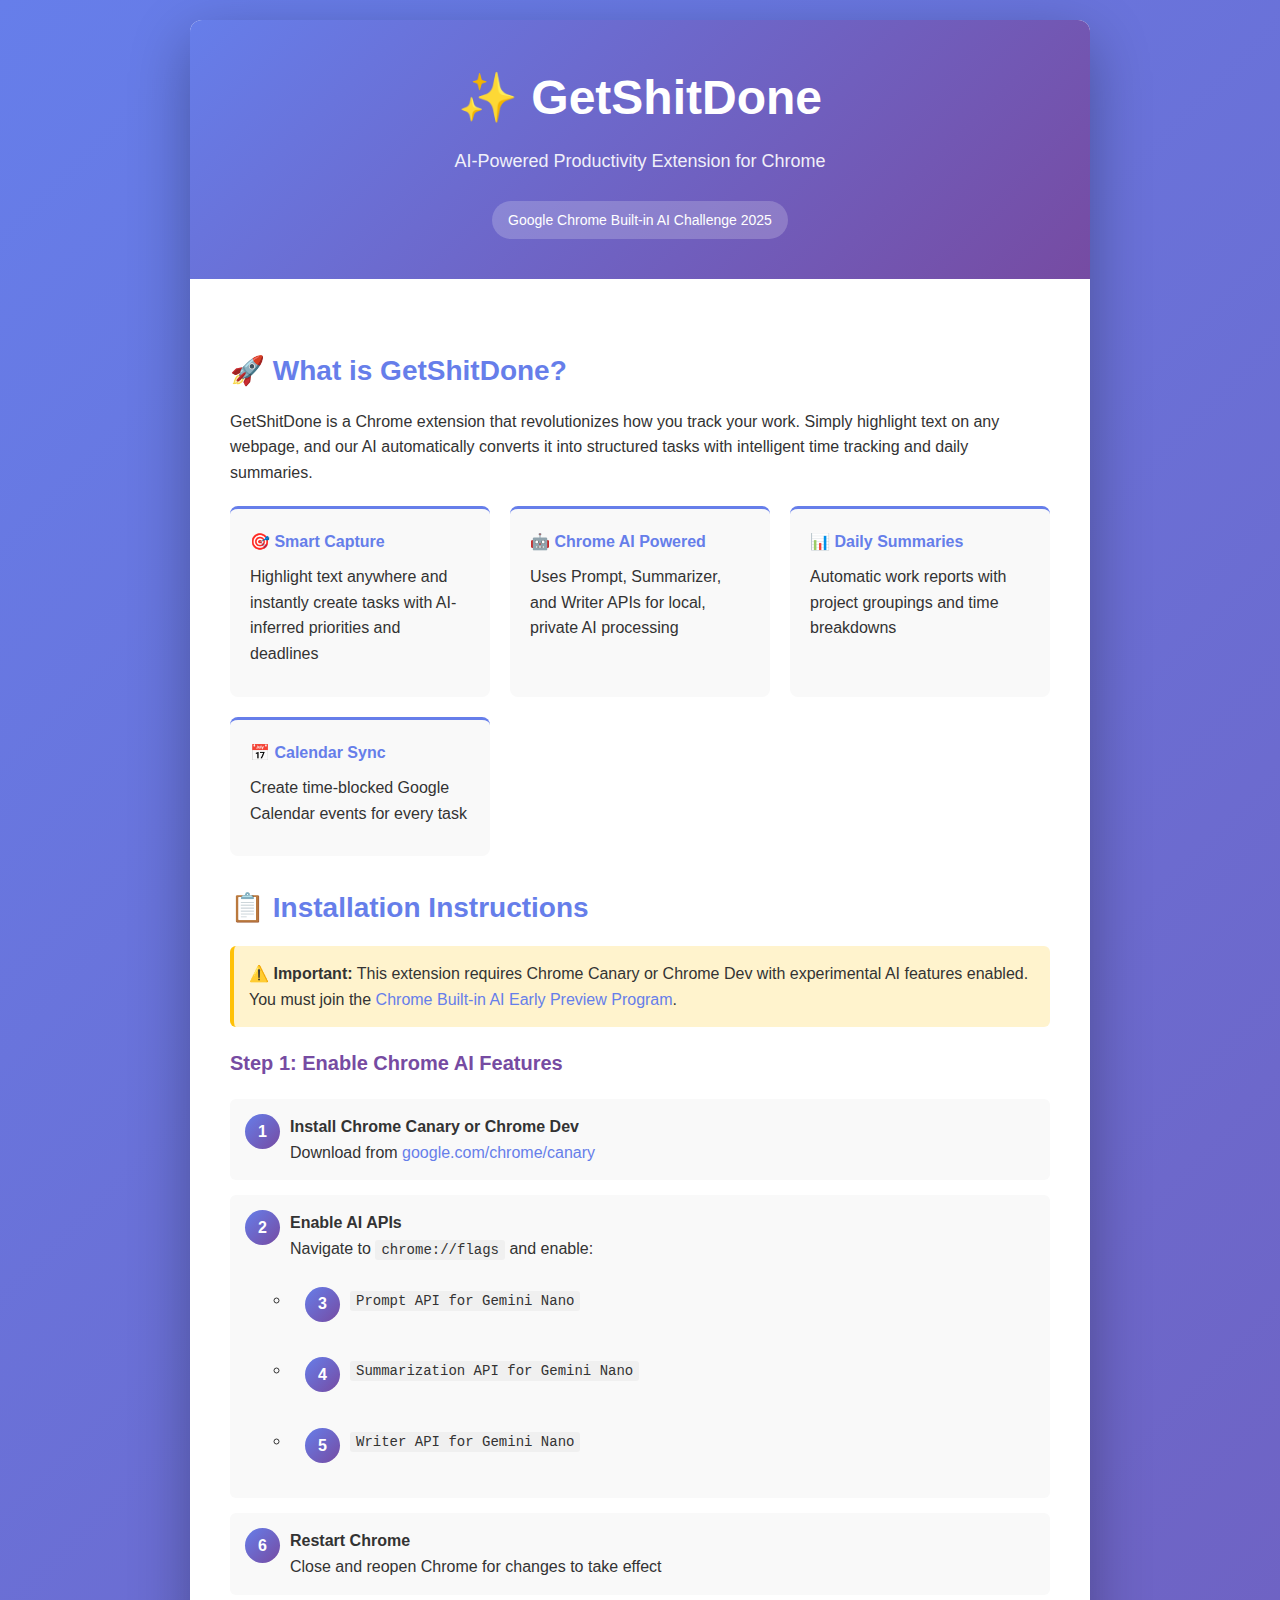
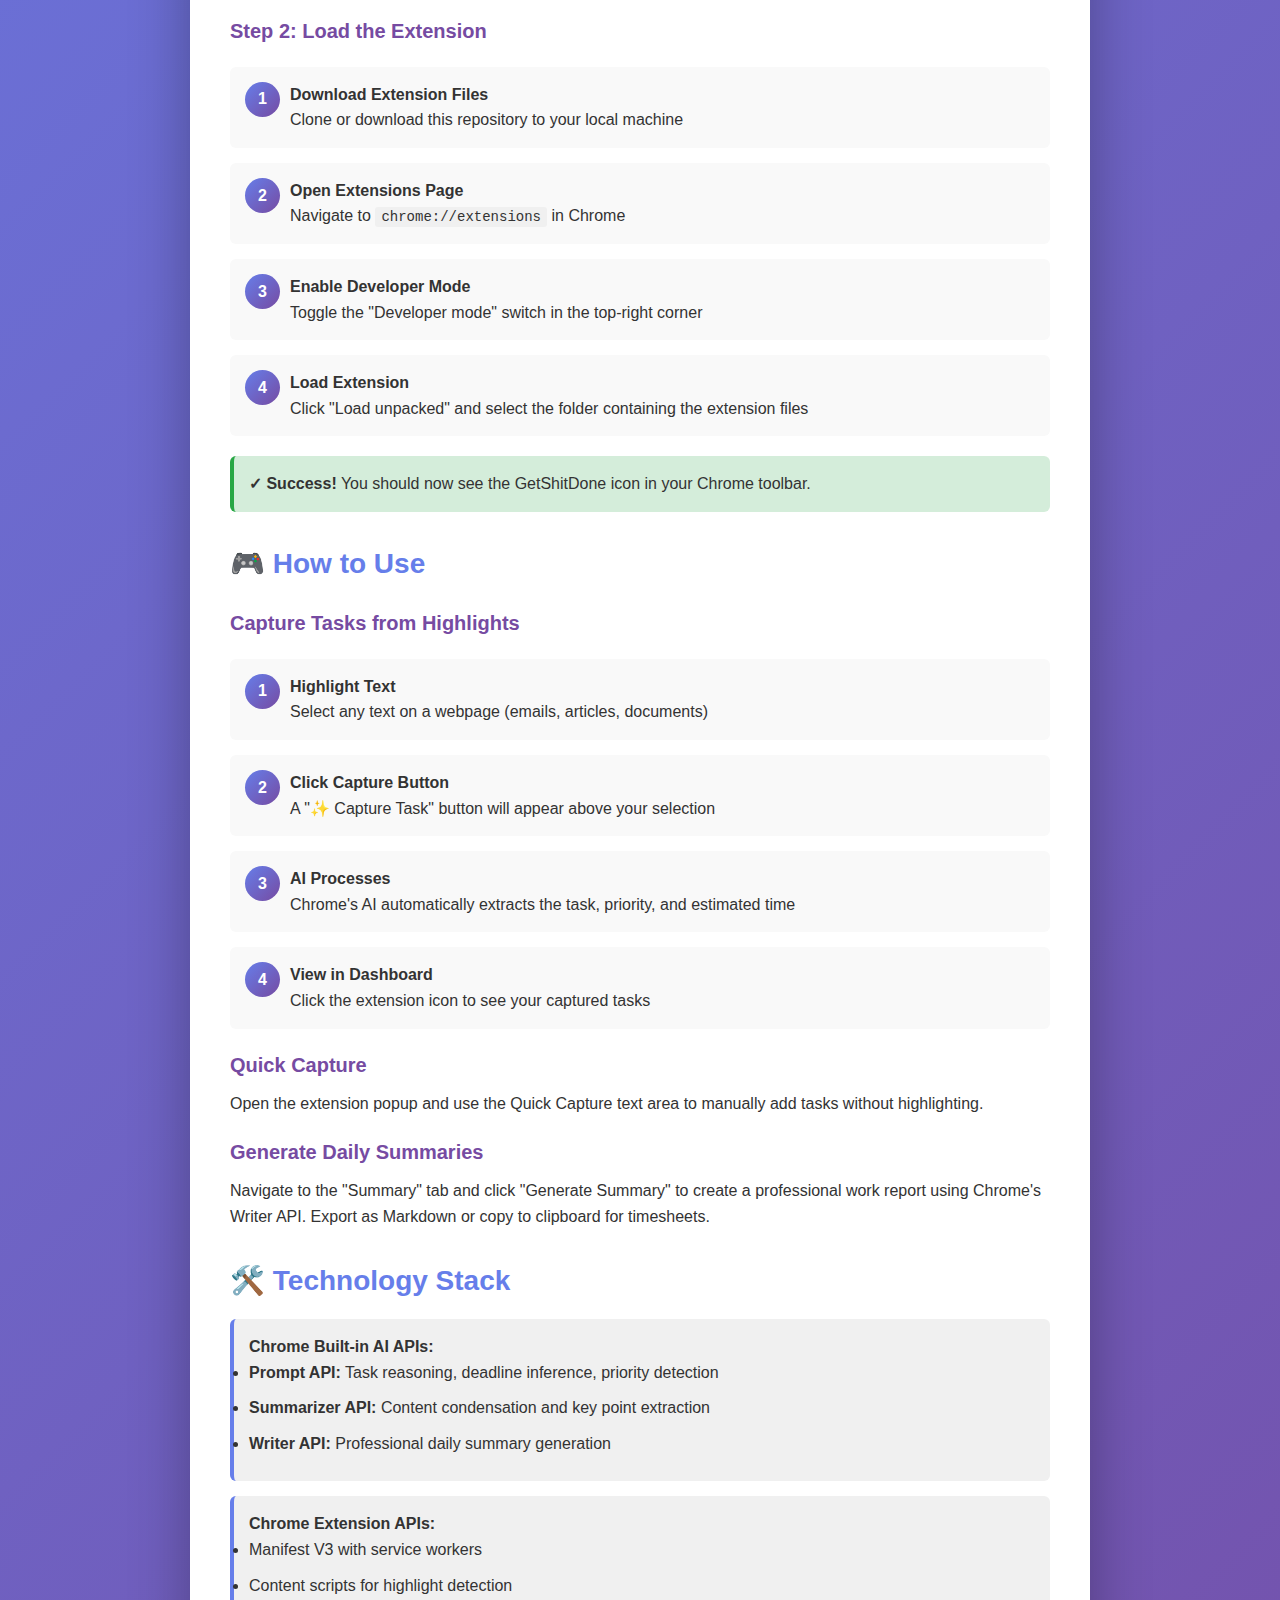
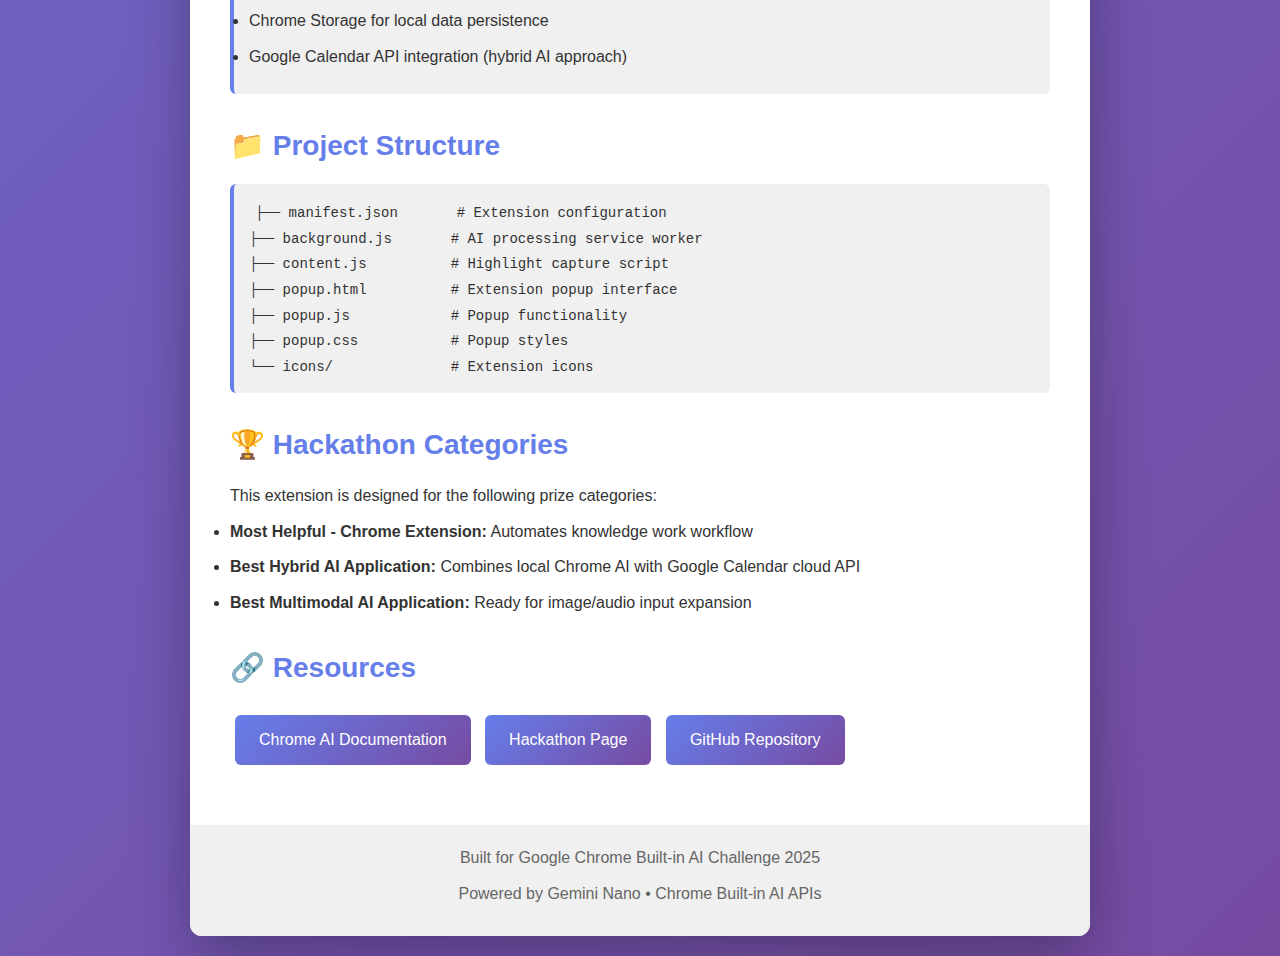
<file: index.html>
<!DOCTYPE html>
<html lang="en">
<head>
  <meta charset="UTF-8">
  <meta name="viewport" content="width=device-width, initial-scale=1.0">
  <title>GetShitDone - Chrome AI Extension</title>
  <style>
    * {
      margin: 0;
      padding: 0;
      box-sizing: border-box;
    }

    body {
      font-family: -apple-system, BlinkMacSystemFont, 'Segoe UI', Roboto, Oxygen, Ubuntu, Cantarell, sans-serif;
      line-height: 1.6;
      color: #333;
      background: linear-gradient(135deg, #667eea 0%, #764ba2 100%);
      min-height: 100vh;
      padding: 20px;
    }

    .container {
      max-width: 900px;
      margin: 0 auto;
      background: white;
      border-radius: 12px;
      box-shadow: 0 20px 60px rgba(0, 0, 0, 0.3);
      overflow: hidden;
    }

    header {
      background: linear-gradient(135deg, #667eea 0%, #764ba2 100%);
      color: white;
      padding: 40px;
      text-align: center;
    }

    header h1 {
      font-size: 48px;
      margin-bottom: 10px;
    }

    header p {
      font-size: 18px;
      opacity: 0.9;
    }

    .badge {
      display: inline-block;
      background: rgba(255, 255, 255, 0.2);
      padding: 8px 16px;
      border-radius: 20px;
      font-size: 14px;
      margin-top: 15px;
    }

    .content {
      padding: 40px;
    }

    h2 {
      color: #667eea;
      margin: 30px 0 15px 0;
      font-size: 28px;
    }

    h3 {
      color: #764ba2;
      margin: 20px 0 10px 0;
      font-size: 20px;
    }

    p, li {
      margin-bottom: 10px;
    }

    .highlight {
      background: #f0f0f0;
      padding: 15px;
      border-radius: 6px;
      margin: 15px 0;
      border-left: 4px solid #667eea;
    }

    .steps {
      counter-reset: step;
      list-style: none;
      margin: 20px 0;
    }

    .steps li {
      counter-increment: step;
      padding: 15px 15px 15px 60px;
      position: relative;
      margin-bottom: 15px;
      background: #f9f9f9;
      border-radius: 6px;
    }

    .steps li::before {
      content: counter(step);
      position: absolute;
      left: 15px;
      top: 15px;
      background: linear-gradient(135deg, #667eea 0%, #764ba2 100%);
      color: white;
      width: 35px;
      height: 35px;
      border-radius: 50%;
      display: flex;
      align-items: center;
      justify-content: center;
      font-weight: bold;
    }

    .features {
      display: grid;
      grid-template-columns: repeat(auto-fit, minmax(250px, 1fr));
      gap: 20px;
      margin: 20px 0;
    }

    .feature {
      background: #f9f9f9;
      padding: 20px;
      border-radius: 8px;
      border-top: 3px solid #667eea;
    }

    .feature h4 {
      color: #667eea;
      margin-bottom: 10px;
    }

    code {
      background: #f0f0f0;
      padding: 2px 6px;
      border-radius: 3px;
      font-family: 'Courier New', monospace;
      font-size: 14px;
    }

    .warning {
      background: #fff3cd;
      border-left: 4px solid #ffc107;
      padding: 15px;
      border-radius: 6px;
      margin: 15px 0;
    }

    .success {
      background: #d4edda;
      border-left: 4px solid #28a745;
      padding: 15px;
      border-radius: 6px;
      margin: 15px 0;
    }

    a {
      color: #667eea;
      text-decoration: none;
    }

    a:hover {
      text-decoration: underline;
    }

    .btn {
      display: inline-block;
      background: linear-gradient(135deg, #667eea 0%, #764ba2 100%);
      color: white;
      padding: 12px 24px;
      border-radius: 6px;
      text-decoration: none;
      font-weight: 500;
      margin: 10px 5px;
      transition: transform 0.2s;
    }

    .btn:hover {
      transform: translateY(-2px);
      text-decoration: none;
    }

    footer {
      background: #f0f0f0;
      padding: 20px 40px;
      text-align: center;
      color: #666;
    }
  </style>
</head>
<body>
  <div class="container">
    <header>
      <h1>✨ GetShitDone</h1>
      <p>AI-Powered Productivity Extension for Chrome</p>
      <div class="badge">Google Chrome Built-in AI Challenge 2025</div>
    </header>

    <div class="content">
      <h2>🚀 What is GetShitDone?</h2>
      <p>
        GetShitDone is a Chrome extension that revolutionizes how you track your work. Simply highlight text on any webpage,
        and our AI automatically converts it into structured tasks with intelligent time tracking and daily summaries.
      </p>

      <div class="features">
        <div class="feature">
          <h4>🎯 Smart Capture</h4>
          <p>Highlight text anywhere and instantly create tasks with AI-inferred priorities and deadlines</p>
        </div>
        <div class="feature">
          <h4>🤖 Chrome AI Powered</h4>
          <p>Uses Prompt, Summarizer, and Writer APIs for local, private AI processing</p>
        </div>
        <div class="feature">
          <h4>📊 Daily Summaries</h4>
          <p>Automatic work reports with project groupings and time breakdowns</p>
        </div>
        <div class="feature">
          <h4>📅 Calendar Sync</h4>
          <p>Create time-blocked Google Calendar events for every task</p>
        </div>
      </div>

      <h2>📋 Installation Instructions</h2>

      <div class="warning">
        <strong>⚠️ Important:</strong> This extension requires Chrome Canary or Chrome Dev with experimental AI features enabled.
        You must join the <a href="https://developer.chrome.com/docs/ai/join-epp" target="_blank">Chrome Built-in AI Early Preview Program</a>.
      </div>

      <h3>Step 1: Enable Chrome AI Features</h3>
      <ol class="steps">
        <li>
          <strong>Install Chrome Canary or Chrome Dev</strong><br>
          Download from <a href="https://www.google.com/chrome/canary/" target="_blank">google.com/chrome/canary</a>
        </li>
        <li>
          <strong>Enable AI APIs</strong><br>
          Navigate to <code>chrome://flags</code> and enable:
          <ul style="margin-top: 10px;">
            <li><code>Prompt API for Gemini Nano</code></li>
            <li><code>Summarization API for Gemini Nano</code></li>
            <li><code>Writer API for Gemini Nano</code></li>
          </ul>
        </li>
        <li>
          <strong>Restart Chrome</strong><br>
          Close and reopen Chrome for changes to take effect
        </li>
      </ol>

      <h3>Step 2: Load the Extension</h3>
      <ol class="steps">
        <li>
          <strong>Download Extension Files</strong><br>
          Clone or download this repository to your local machine
        </li>
        <li>
          <strong>Open Extensions Page</strong><br>
          Navigate to <code>chrome://extensions</code> in Chrome
        </li>
        <li>
          <strong>Enable Developer Mode</strong><br>
          Toggle the "Developer mode" switch in the top-right corner
        </li>
        <li>
          <strong>Load Extension</strong><br>
          Click "Load unpacked" and select the folder containing the extension files
        </li>
      </ol>

      <div class="success">
        <strong>✓ Success!</strong> You should now see the GetShitDone icon in your Chrome toolbar.
      </div>

      <h2>🎮 How to Use</h2>

      <h3>Capture Tasks from Highlights</h3>
      <ol class="steps">
        <li>
          <strong>Highlight Text</strong><br>
          Select any text on a webpage (emails, articles, documents)
        </li>
        <li>
          <strong>Click Capture Button</strong><br>
          A "✨ Capture Task" button will appear above your selection
        </li>
        <li>
          <strong>AI Processes</strong><br>
          Chrome's AI automatically extracts the task, priority, and estimated time
        </li>
        <li>
          <strong>View in Dashboard</strong><br>
          Click the extension icon to see your captured tasks
        </li>
      </ol>

      <h3>Quick Capture</h3>
      <p>Open the extension popup and use the Quick Capture text area to manually add tasks without highlighting.</p>

      <h3>Generate Daily Summaries</h3>
      <p>
        Navigate to the "Summary" tab and click "Generate Summary" to create a professional work report
        using Chrome's Writer API. Export as Markdown or copy to clipboard for timesheets.
      </p>

      <h2>🛠️ Technology Stack</h2>
      <div class="highlight">
        <strong>Chrome Built-in AI APIs:</strong>
        <ul>
          <li><strong>Prompt API:</strong> Task reasoning, deadline inference, priority detection</li>
          <li><strong>Summarizer API:</strong> Content condensation and key point extraction</li>
          <li><strong>Writer API:</strong> Professional daily summary generation</li>
        </ul>
      </div>

      <div class="highlight">
        <strong>Chrome Extension APIs:</strong>
        <ul>
          <li>Manifest V3 with service workers</li>
          <li>Content scripts for highlight detection</li>
          <li>Chrome Storage for local data persistence</li>
          <li>Google Calendar API integration (hybrid AI approach)</li>
        </ul>
      </div>

      <h2>📁 Project Structure</h2>
      <div class="highlight">
        <code>
          ├── manifest.json &nbsp;&nbsp;&nbsp;&nbsp;&nbsp;&nbsp;# Extension configuration<br>
          ├── background.js &nbsp;&nbsp;&nbsp;&nbsp;&nbsp;&nbsp;# AI processing service worker<br>
          ├── content.js &nbsp;&nbsp;&nbsp;&nbsp;&nbsp;&nbsp;&nbsp;&nbsp;&nbsp;# Highlight capture script<br>
          ├── popup.html &nbsp;&nbsp;&nbsp;&nbsp;&nbsp;&nbsp;&nbsp;&nbsp;&nbsp;# Extension popup interface<br>
          ├── popup.js &nbsp;&nbsp;&nbsp;&nbsp;&nbsp;&nbsp;&nbsp;&nbsp;&nbsp;&nbsp;&nbsp;# Popup functionality<br>
          ├── popup.css &nbsp;&nbsp;&nbsp;&nbsp;&nbsp;&nbsp;&nbsp;&nbsp;&nbsp;&nbsp;# Popup styles<br>
          └── icons/ &nbsp;&nbsp;&nbsp;&nbsp;&nbsp;&nbsp;&nbsp;&nbsp;&nbsp;&nbsp;&nbsp;&nbsp;&nbsp;# Extension icons<br>
        </code>
      </div>

      <h2>🏆 Hackathon Categories</h2>
      <p>This extension is designed for the following prize categories:</p>
      <ul>
        <li><strong>Most Helpful - Chrome Extension:</strong> Automates knowledge work workflow</li>
        <li><strong>Best Hybrid AI Application:</strong> Combines local Chrome AI with Google Calendar cloud API</li>
        <li><strong>Best Multimodal AI Application:</strong> Ready for image/audio input expansion</li>
      </ul>

      <h2>🔗 Resources</h2>
      <p>
        <a href="https://developer.chrome.com/docs/ai/built-in-apis" target="_blank" class="btn">Chrome AI Documentation</a>
        <a href="https://googlechromeai2025.devpost.com/" target="_blank" class="btn">Hackathon Page</a>
        <a href="https://github.com" target="_blank" class="btn">GitHub Repository</a>
      </p>
    </div>

    <footer>
      <p>Built for Google Chrome Built-in AI Challenge 2025</p>
      <p>Powered by Gemini Nano • Chrome Built-in AI APIs</p>
    </footer>
  </div>
</body>
</html>
</file>
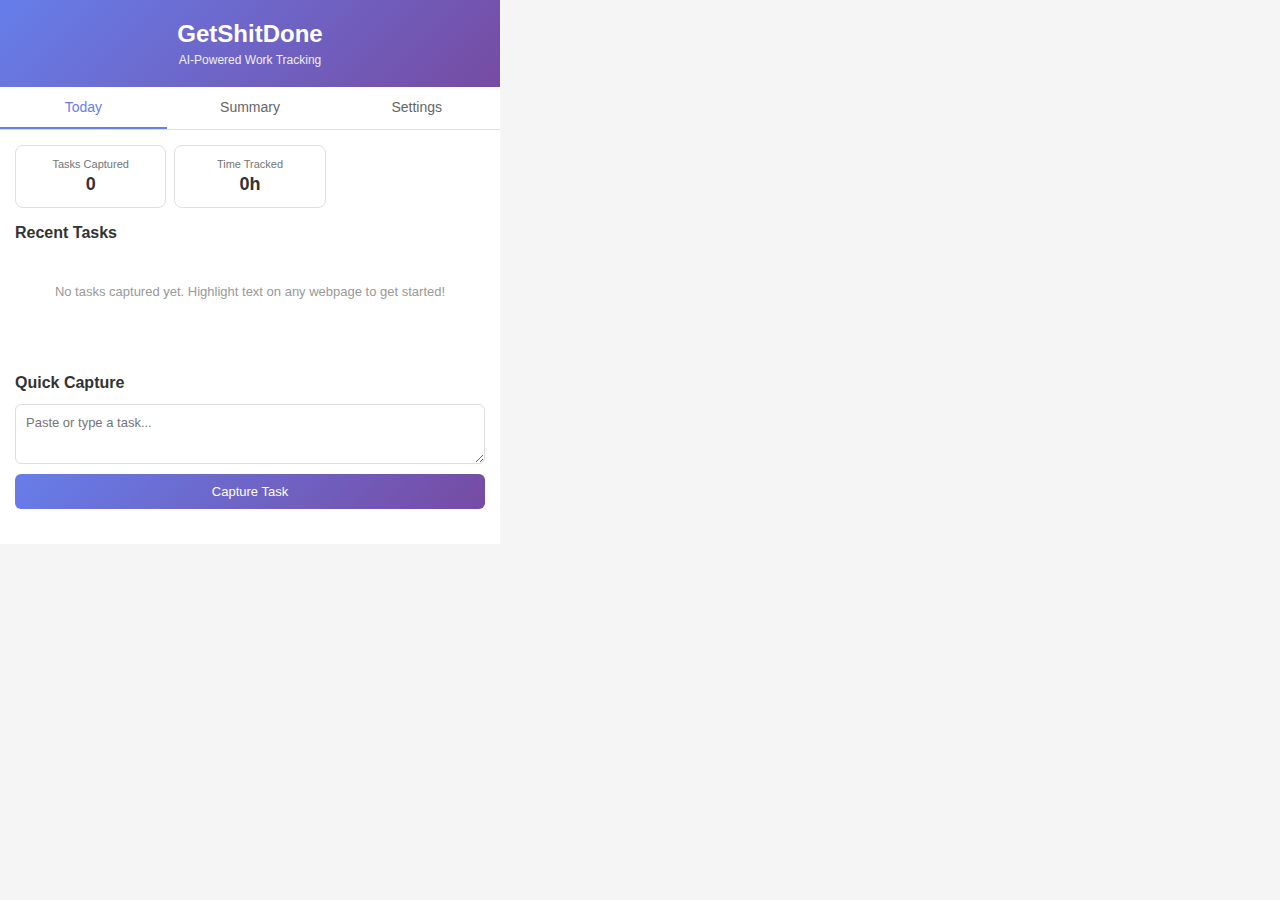
<file: popup.html>
<!DOCTYPE html>
<html lang="en">
<head>
  <meta charset="UTF-8">
  <meta name="viewport" content="width=device-width, initial-scale=1.0">
  <title>GetShitDone</title>
  <link rel="stylesheet" href="popup.css">
</head>
<body>
  <div class="container">
    <header>
      <h1>GetShitDone</h1>
      <p class="tagline">AI-Powered Work Tracking</p>
    </header>

    <nav class="tabs">
      <button class="tab-btn active" data-tab="today">Today</button>
      <button class="tab-btn" data-tab="summary">Summary</button>
      <button class="tab-btn" data-tab="settings">Settings</button>
    </nav>

    <div class="tab-content active" id="today">
      <div class="stats">
        <div class="stat-card">
          <span class="stat-label">Tasks Captured</span>
          <span class="stat-value" id="taskCount">0</span>
        </div>
        <div class="stat-card">
          <span class="stat-label">Time Tracked</span>
          <span class="stat-value" id="timeTracked">0h</span>
        </div>
      </div>

      <section class="section">
        <h2>Recent Tasks</h2>
        <div id="taskList" class="task-list">
          <p class="empty-state">No tasks captured yet. Highlight text on any webpage to get started!</p>
        </div>
      </section>

      <section class="section">
        <h2>Quick Capture</h2>
        <div class="quick-capture">
          <textarea id="quickCaptureInput" placeholder="Paste or type a task..."></textarea>
          <button id="quickCaptureBtn" class="btn-primary">Capture Task</button>
        </div>
      </section>
    </div>

    <div class="tab-content" id="summary">
      <section class="section">
        <div class="summary-header">
          <h2>Daily Summary</h2>
          <button id="generateSummaryBtn" class="btn-secondary">Generate Summary</button>
        </div>
        <div id="summaryContent" class="summary-content">
          <p class="empty-state">Click "Generate Summary" to create your daily work report</p>
        </div>
        <div class="summary-actions">
          <button id="copySummaryBtn" class="btn-secondary" style="display: none;">Copy to Clipboard</button>
          <button id="exportMarkdownBtn" class="btn-secondary" style="display: none;">Export as Markdown</button>
        </div>
      </section>

      <section class="section">
        <h2>Project Breakdown</h2>
        <div id="projectBreakdown" class="project-breakdown">
          <p class="empty-state">Project time tracking will appear here</p>
        </div>
      </section>
    </div>

    <div class="tab-content" id="settings">
      <section class="section">
        <h2>Google Calendar</h2>
        <div class="setting-item">
          <label for="calendarEnabled">
            <input type="checkbox" id="calendarEnabled">
            Auto-create calendar events for tasks
          </label>
        </div>
        <div class="setting-item">
          <label for="defaultDuration">Default task duration (minutes):</label>
          <input type="number" id="defaultDuration" value="30" min="15" max="480" step="15">
        </div>
        <button id="connectCalendarBtn" class="btn-primary">Connect Google Calendar</button>
        <p id="calendarStatus" class="status-text"></p>
      </section>

      <section class="section">
        <h2>AI Settings</h2>
        <div class="setting-item">
          <label for="aiEnabled">
            <input type="checkbox" id="aiEnabled" checked>
            Enable AI task extraction
          </label>
        </div>
        <div class="ai-status" id="aiStatus">
          <p>Checking Chrome AI availability...</p>
        </div>
      </section>

      <section class="section">
        <h2>Data</h2>
        <button id="clearDataBtn" class="btn-danger">Clear All Data</button>
      </section>
    </div>
  </div>

  <script src="popup.js" type="module"></script>
</body>
</html>
</file>
<file: popup.css>
* {
  margin: 0;
  padding: 0;
  box-sizing: border-box;
}

body {
  width: 500px;
  min-height: 500px;
  font-family: -apple-system, BlinkMacSystemFont, 'Segoe UI', Roboto, Oxygen, Ubuntu, Cantarell, sans-serif;
  background: #f5f5f5;
  color: #333;
}

.container {
  display: flex;
  flex-direction: column;
  height: 100%;
}

header {
  background: linear-gradient(135deg, #667eea 0%, #764ba2 100%);
  color: white;
  padding: 20px;
  text-align: center;
}

header h1 {
  font-size: 24px;
  margin-bottom: 5px;
}

.tagline {
  font-size: 12px;
  opacity: 0.9;
}

.tabs {
  display: flex;
  background: white;
  border-bottom: 1px solid #e0e0e0;
}

.tab-btn {
  flex: 1;
  padding: 12px;
  background: none;
  border: none;
  cursor: pointer;
  font-size: 14px;
  color: #666;
  border-bottom: 2px solid transparent;
  transition: all 0.3s;
}

.tab-btn:hover {
  background: #f5f5f5;
}

.tab-btn.active {
  color: #667eea;
  border-bottom-color: #667eea;
}

.tab-content {
  display: none;
  padding: 15px;
  background: white;
  overflow-y: auto;
  max-height: 500px;
}

.tab-content.active {
  display: block;
}

.section {
  margin-bottom: 20px;
}

.section h2 {
  font-size: 16px;
  margin-bottom: 12px;
  color: #333;
}

.stats {
  display: grid;
  grid-template-columns: 1fr 1fr;
  gap: 10px;
  margin-bottom: 20px;
}

.stat-card {
  background: linear-gradient(135deg, #667eea 0%, #764ba2 100%);
  color: white;
  padding: 15px;
  border-radius: 8px;
  display: flex;
  flex-direction: column;
  align-items: center;
}

.stat-label {
  font-size: 11px;
  opacity: 0.9;
  margin-bottom: 5px;
}

.stat-value {
  font-size: 24px;
  font-weight: bold;
}

.task-list {
  max-height: 400px;
  overflow-y: auto;
  overflow-x: hidden;
  /* fit content within popup without horizontal scroll */
}

/* Task Status Navigation */
.task-status-nav {
  display: flex;
  background: white;
  border-bottom: 1px solid #e0e0e0;
  margin-bottom: 16px;
}

.status-nav-btn {
  flex: 1;
  padding: 12px 8px;
  background: none;
  border: none;
  cursor: pointer;
  font-size: 14px;
  font-weight: 500;
  color: #666;
  border-bottom: 2px solid transparent;
  transition: all 0.3s cubic-bezier(0.4, 0, 0.2, 1);
}

.status-nav-btn:hover {
  color: #333;
  background: #f8f9fa;
}

.status-nav-btn.active {
  color: #667eea;
  border-bottom-color: #667eea;
  background: #f0f2ff;
}

/* Enhanced Task Items */
.task-item {
  background: white;
  border: 1px solid #e0e0e0;
  border-radius: 12px;
  margin-bottom: 8px;
  transition: all 0.3s cubic-bezier(0.4, 0, 0.2, 1);
  position: relative;
  overflow: hidden;
}

.task-item:hover {
  border-color: #667eea;
  box-shadow: 0 4px 12px rgba(102, 126, 234, 0.15);
  transform: translateY(-1px);
}

.task-item.dragging {
  opacity: 0.5;
  transform: rotate(2deg) scale(1.02);
  box-shadow: 0 8px 24px rgba(0, 0, 0, 0.2);
  z-index: 1000;
}

.task-item.drag-over {
  border-color: #667eea;
  background: #f0f2ff;
  transform: scale(1.02);
}

.task-header {
  display: flex;
  align-items: flex-start;
  gap: 12px;
  padding: 12px 14px;
  min-width: 0;
  /* allow wrapping within container */
  overflow: visible;
}

.task-status {
  display: flex;
  align-items: center;
  gap: 8px;
  margin-top: 2px;
}

.status-icon {
  font-size: 16px;
  transition: transform 0.2s;
}

.task-checkbox {
  width: 18px;
  height: 18px;
  cursor: pointer;
  accent-color: #667eea;
  transition: all 0.2s;
}

.task-checkbox:hover {
  transform: scale(1.1);
}

.task-content {
  flex: 1;
  min-width: 0;
  /* allow grid to shrink and wrap */
  overflow: visible;
}

.task-title {
  font-weight: 500;
  margin-bottom: 12px;
  color: #333;
  line-height: 1.4;
  transition: all 0.2s;
  border-radius: 4px;
  padding: 4px 8px;
  margin: -4px -8px;
}

.task-title:focus {
  outline: none;
  background: #f8f9fa;
  border: 1px solid #667eea;
  box-shadow: 0 0 0 2px rgba(102, 126, 234, 0.1);
}

.task-meta {
  display: grid;
  grid-template-columns: repeat(2, minmax(140px, 1fr));
  gap: 8px 10px;
  font-size: 12px;
  margin-top: 8px;
}

.task-field {
  display: flex;
  flex-direction: column;
  gap: 4px;
  color: #666;
  min-width: 0;
}

.task-field label {
  font-weight: 500;
  font-size: 11px;
  color: #555;
  white-space: nowrap;
}

.task-priority,
.task-duration,
.task-project,
.task-deadline {
  border: 1px solid #e0e0e0;
  border-radius: 4px;
  padding: 6px 8px;
  font-size: 12px;
  transition: all 0.2s;
  background: white;
  width: 100%;
  min-width: 0;
}

/* Compact field widths to reduce crowding */
.task-priority {
  max-width: 150px;
}

.task-duration {
  max-width: 100px;
}

.task-project {
  max-width: 220px;
}

.task-deadline {
  max-width: 180px;
}

.task-priority:focus,
.task-duration:focus,
.task-project:focus,
.task-deadline:focus {
  outline: none;
  border-color: #667eea;
  box-shadow: 0 0 0 2px rgba(102, 126, 234, 0.1);
}

.task-actions {
  display: flex;
  align-items: center;
  gap: 6px;
  opacity: 1;
  transition: opacity 0.2s;
  margin-left: auto;
  flex-shrink: 0;
}

.task-item:hover .task-actions {
  opacity: 1;
}

.task-delete {
  background: #fff9f9;
  border: 1px solid #ffd3d7;
  cursor: pointer;
  font-size: 14px;
  padding: 4px 6px;
  border-radius: 6px;
  transition: all 0.2s;
  color: #ff4757;
}

.task-delete:hover {
  background: #ffe6e6;
  transform: scale(1.1);
}

.drag-handle {
  cursor: grab;
  color: #999;
  font-size: 14px;
  padding: 4px;
  border-radius: 4px;
  transition: all 0.2s;
}

.drag-handle:hover {
  color: #667eea;
  background: #f0f2ff;
}

.drag-handle:active {
  cursor: grabbing;
}

.task-priority-indicator {
  position: absolute;
  left: 0;
  top: 0;
  bottom: 0;
  width: 4px;
  border-radius: 12px 0 0 12px;
}

/* Animation Classes */
.task-item.entering {
  animation: taskEnter 0.4s cubic-bezier(0.4, 0, 0.2, 1);
}

.task-item.leaving {
  animation: taskLeave 0.3s cubic-bezier(0.4, 0, 0.2, 1);
}

@keyframes taskEnter {
  from {
    opacity: 0;
    transform: translateY(-20px) scale(0.9);
  }

  to {
    opacity: 1;
    transform: translateY(0) scale(1);
  }
}

@keyframes taskLeave {
  from {
    opacity: 1;
    transform: translateX(0) scale(1);
  }

  to {
    opacity: 0;
    transform: translateX(-100%) scale(0.8);
  }
}

/* Status Change Animations */
.task-item.status-changing {
  animation: statusChange 0.5s cubic-bezier(0.4, 0, 0.2, 1);
}

@keyframes statusChange {
  0% {
    transform: scale(1);
  }

  50% {
    transform: scale(0.95);
  }

  100% {
    transform: scale(1);
  }
}

/* Drag and Drop Visual Feedback */
.task-list {
  min-height: 100px;
  transition: all 0.3s cubic-bezier(0.4, 0, 0.2, 1);
}

.task-list.drag-active {
  background: #f8f9fa;
  border: 2px dashed #667eea;
  border-radius: 8px;
}

/* Enhanced Stats Cards */
.stats {
  display: grid;
  grid-template-columns: 1fr 1fr 1fr;
  gap: 8px;
  margin-bottom: 16px;
}

.stat-card {
  background: white;
  border-radius: 8px;
  padding: 12px;
  text-align: center;
  border: 1px solid #e0e0e0;
  transition: all 0.2s;
}

.stat-card:hover {
  transform: translateY(-1px);
  box-shadow: 0 2px 8px rgba(0, 0, 0, 0.1);
}

.stat-label {
  display: block;
  font-size: 11px;
  color: #666;
  margin-bottom: 4px;
  font-weight: 500;
}

.stat-value {
  display: block;
  font-size: 18px;
  font-weight: 600;
  color: #333;
}

/* Smooth Transitions for All Interactive Elements */
* {
  transition: all 0.2s cubic-bezier(0.4, 0, 0.2, 1);
}

/* Focus States */
input:focus,
select:focus,
textarea:focus,
[contenteditable]:focus {
  outline: none;
  border-color: #667eea !important;
  box-shadow: 0 0 0 2px rgba(102, 126, 234, 0.1) !important;
}

/* Button Hover Effects */
.btn-primary:hover,
.btn-secondary:hover {
  transform: translateY(-1px);
  box-shadow: 0 4px 12px rgba(0, 0, 0, 0.15);
}

/* Loading States */
.loading {
  opacity: 0.6;
  pointer-events: none;
}

.loading::after {
  content: '';
  position: absolute;
  top: 50%;
  left: 50%;
  width: 20px;
  height: 20px;
  margin: -10px 0 0 -10px;
  border: 2px solid #667eea;
  border-top: 2px solid transparent;
  border-radius: 50%;
  animation: spin 1s linear infinite;
}

@keyframes spin {
  0% {
    transform: rotate(0deg);
  }

  100% {
    transform: rotate(360deg);
  }
}

.empty-state {
  text-align: center;
  color: #999;
  padding: 30px;
  font-size: 13px;
}

.quick-capture {
  display: flex;
  flex-direction: column;
  gap: 10px;
}

.quick-capture textarea {
  width: 100%;
  min-height: 60px;
  padding: 10px;
  border: 1px solid #ddd;
  border-radius: 6px;
  font-family: inherit;
  font-size: 13px;
  resize: vertical;
}

.btn-primary,
.btn-secondary,
.btn-danger {
  padding: 10px 16px;
  border: none;
  border-radius: 6px;
  cursor: pointer;
  font-size: 13px;
  font-weight: 500;
  transition: all 0.3s;
}

.btn-primary {
  background: linear-gradient(135deg, #667eea 0%, #764ba2 100%);
  color: white;
}

.btn-primary:hover {
  opacity: 0.9;
  transform: translateY(-1px);
}

.btn-secondary {
  background: #f0f0f0;
  color: #333;
}

.btn-secondary:hover {
  background: #e0e0e0;
}

.btn-danger {
  background: #ff4444;
  color: white;
}

.btn-danger:hover {
  background: #cc0000;
}

.summary-header {
  display: flex;
  justify-content: space-between;
  align-items: center;
  margin-bottom: 15px;
}

.summary-content {
  background: #f9f9f9;
  padding: 15px;
  border-radius: 6px;
  min-height: 150px;
  font-size: 13px;
  line-height: 1.6;
  white-space: pre-wrap;
}

.summary-actions {
  display: flex;
  gap: 10px;
  margin-top: 10px;
}

.project-breakdown {
  display: flex;
  flex-direction: column;
  gap: 10px;
}

.project-item {
  display: flex;
  justify-content: space-between;
  align-items: center;
  padding: 10px;
  background: #f9f9f9;
  border-radius: 6px;
}

.project-name {
  font-weight: 500;
  font-size: 13px;
}

.project-time {
  color: #667eea;
  font-weight: 600;
  font-size: 13px;
}

.setting-item {
  margin-bottom: 15px;
}

.setting-item label {
  display: flex;
  align-items: center;
  gap: 8px;
  font-size: 13px;
  cursor: pointer;
}

.setting-item input[type="checkbox"] {
  cursor: pointer;
}

.setting-item input[type="number"] {
  width: 100%;
  padding: 8px;
  border: 1px solid #ddd;
  border-radius: 6px;
  font-size: 13px;
  margin-top: 5px;
}

.status-text {
  font-size: 12px;
  color: #666;
  margin-top: 10px;
}

.ai-status {
  background: #f9f9f9;
  padding: 12px;
  border-radius: 6px;
  font-size: 12px;
  margin-top: 10px;
}

.ai-status.available {
  background: #d4edda;
  color: #155724;
}

.ai-status.unavailable {
  background: #f8d7da;
  color: #721c24;
}
</file>
